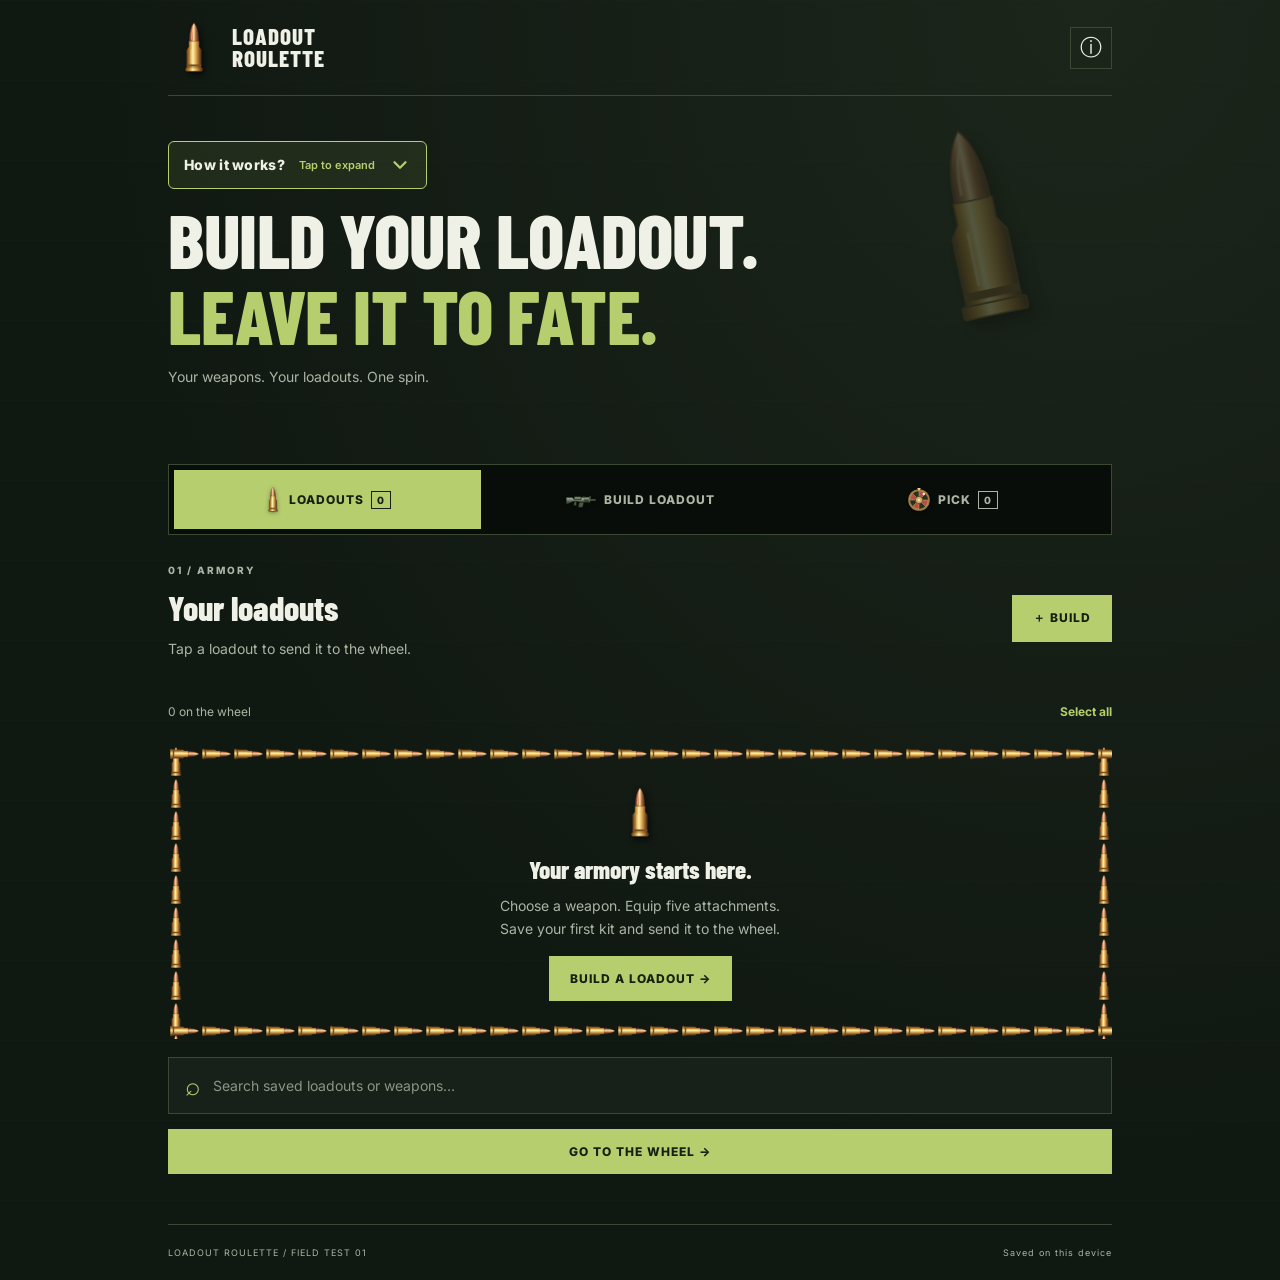
<file: index.html>
<!doctype html><html lang="en"><head><meta charset="utf-8"><meta name="viewport" content="width=device-width,initial-scale=1"><meta http-equiv="refresh" content="0;url=./docs/"><title>Loadout Roulette</title><script>location.replace(new URL("./docs/",location.href).href);</script></head><body><a href="./docs/">Open Loadout Roulette</a></body></html>
</file>
<file: docs/style.css>
@import url('https://fonts.googleapis.com/css2?family=Barlow+Condensed:wght@600;700;800;900&family=Inter:wght@400;500;600;700;800&display=swap');
.bullet-mark{display:grid;place-items:center;width:52px;height:58px;flex-shrink:0}.bullet-mark img{width:48px;height:54px}.empty .bullet-mark{margin:0 auto 15px}.wheel-center img{width:76%;height:82%;object-fit:contain}.hero-bullet{position:absolute;width:180px;height:210px;right:24px;top:0;transform:rotate(-12deg)}.weapon{display:flex;align-items:center;gap:14px;min-width:0}.weapon-thumbnail{width:110px;flex:0 0 110px}.weapon-copy{min-width:0;display:block}.weapon-copy strong{overflow-wrap:anywhere}.weapon-picture{width:100%;aspect-ratio:1520/540;position:relative;overflow:hidden;background:#0a100b;border-radius:3px}.weapon-picture img,.card-art .weapon-picture img{position:absolute;width:126.3158%;max-width:none;height:200%;left:-13.1579%;top:-37.037%;object-fit:fill}.card-art{height:auto;min-height:100px;padding:8px 0}.card-art .weapon-picture{max-width:500px}#draftArt .weapon-picture{max-width:420px}.custom-kit-photo,.card-art img.custom-kit-photo{position:static;width:100%;height:150px;max-height:180px;object-fit:contain}.weapon-picture:after{content:'';position:absolute;inset:0;box-shadow:inset 0 0 18px #0007;pointer-events:none}@media(max-width:650px){.weapons{grid-template-columns:1fr}.weapon-thumbnail{width:124px;flex-basis:124px}.weapon{gap:15px}.weapon-copy strong{font-size:24px}.weapon-picture img,.card-art .weapon-picture img{height:200%}.card-art{min-height:110px}.hero-bullet{right:32px}}@media(max-width:360px){.weapon-thumbnail{width:95px;flex-basis:95px}.weapon-copy strong{font-size:21px}}
.attachment-search{margin-top:16px}.apex-reference{margin-top:18px;padding:13px;border:1px solid #dfbd7940}.apex-reference summary{cursor:pointer;font-size:11px;color:var(--gold);line-height:1.6}.slot-options{max-height:430px;overflow-y:auto;overscroll-behavior:contain}.attachment span:first-child{overflow-wrap:anywhere}
:root{color-scheme:dark;--bg:#101812;--panel:#1c271e;--line:#3b4834;--green:#b6ce6e;--text:#f0f1e6;--muted:#acb5a3;--gold:#dfbd79}*{box-sizing:border-box}body{margin:0;background:radial-gradient(ellipse at 85% 0,#35412b55,transparent 65%),repeating-linear-gradient(0deg,transparent 0 79px,#9bb77406 80px),var(--bg);color:var(--text);font-family:Inter,Arial,sans-serif;font-size:14px}button,input{font:inherit}button{cursor:pointer}button:disabled{cursor:not-allowed;opacity:.42}button,a,input,summary{outline-offset:5px}button:focus-visible,a:focus-visible,input:focus-visible,summary:focus-visible{outline:2px solid var(--green)}button{color:inherit}a{color:var(--green)}[hidden]{display:none!important}.shell{max-width:1000px;margin:auto;padding:0 28px}header{height:96px;border-bottom:1px solid var(--line);display:flex;align-items:center;justify-content:space-between}.brand{display:flex;gap:12px;align-items:center;font-family:'Barlow Condensed',Impact,sans-serif;font-size:23px;font-weight:800;line-height:.92;letter-spacing:1px;color:var(--text);text-decoration:none}.crosshair{border:1px solid var(--green);color:var(--green);font:42px Arial;width:50px;height:50px;text-align:center;line-height:48px}.square{border:1px solid var(--line);background:transparent;width:42px;height:42px;font-size:22px}.hero{padding:45px 0 34px;position:relative;overflow:hidden}.eyebrow{font-size:10px;font-weight:800;letter-spacing:2px;color:var(--muted);line-height:1.8}.live{display:inline-block;width:6px;height:6px;background:var(--green);margin-right:7px;box-shadow:0 0 10px var(--green)}h1,h2,h3{font-family:'Barlow Condensed',Impact,'Arial Narrow',sans-serif;line-height:1;margin:12px 0;font-weight:800}h1{font-size:clamp(46px,7vw,76px);letter-spacing:-.5px;position:relative;z-index:1}em{font-style:normal;color:var(--green)}h2{font-size:34px}h3{font-size:25px}p{color:var(--muted);line-height:1.65;margin:8px 0 16px}.hero-art{position:absolute;right:20px;top:25px;width:270px;height:230px;opacity:.25}.reticle{border:1px solid var(--green);border-radius:50%;height:180px;width:180px;position:absolute;right:20px;top:15px;background:linear-gradient(transparent 49.7%,var(--green) 50%,transparent 50.3%),linear-gradient(90deg,transparent 49.7%,var(--green) 50%,transparent 50.3%)}.reticle:after{content:'';position:absolute;inset:40px;border:1px dashed var(--green);border-radius:50%}.coordinates{position:absolute;right:0;bottom:0;font-size:10px;letter-spacing:4px}.ammo{position:absolute;bottom:25px;left:0;font-size:35px;color:var(--gold);transform:rotate(-45deg)}.intel{border-left:3px solid var(--gold);background:#d8b7710a;padding:13px 17px;display:flex;align-items:center;gap:14px;font-size:11px;line-height:1.6}.intel strong{color:var(--gold);white-space:nowrap;font-size:10px;letter-spacing:1px}.intel span{color:var(--muted)}.intel button{margin-left:auto;background:none;border:0;color:var(--gold);white-space:nowrap;font-size:11px}.tabs{display:flex;gap:5px;background:#080d09;border:1px solid var(--line);padding:5px;margin:26px 0}.tabs button{flex:1;padding:16px 7px;border:0;background:transparent;font-weight:800;color:var(--muted);text-transform:uppercase;font-size:12px;letter-spacing:1px}.tabs button.active{background:var(--green);color:#192012}.tabs span{padding:2px 5px;font-size:10px;border:1px solid currentColor;margin-left:5px}.section-head{display:flex;justify-content:space-between;align-items:center;gap:16px;margin:26px 0 18px}.primary,.secondary{padding:14px 20px;font-weight:800;border:1px solid var(--green);background:var(--green);color:#182010;font-size:12px;text-transform:uppercase;letter-spacing:1px}.secondary{background:transparent;color:var(--text);border-color:var(--line)}.wide{width:100%;margin-top:15px}.search{display:flex;align-items:center;gap:12px;padding:12px 16px;background:#172019;border:1px solid var(--line)}.search span{font-size:26px;color:var(--green)}input[type=search]{width:100%;background:none;border:0;color:var(--text);padding:7px 0;outline:none}input::placeholder{color:#8b9685}.toolbar{display:flex;justify-content:space-between;align-items:center;margin:17px 0;color:var(--muted);font-size:12px}.text-button{border:0;background:none;color:var(--green);padding:10px 0;font-weight:700;font-size:12px}.cards{display:grid;grid-template-columns:1fr 1fr;gap:14px}.loadout-card{border:1px solid var(--line);background:var(--panel);position:relative}.loadout-card.selected{border-color:var(--green)}.card-select{width:100%;padding:18px;border:0;background:none;text-align:left}.card-top{display:flex;justify-content:space-between;gap:12px;align-items:center}.check{height:24px;width:24px;border:1px solid var(--line);display:grid;place-items:center;color:var(--green)}.selected .check{background:var(--green);color:var(--bg)}.card-name{font:700 27px 'Barlow Condensed',Impact,sans-serif;margin:5px 0;overflow-wrap:anywhere}.card-art{height:80px;display:flex;align-items:center;justify-content:center;background:radial-gradient(ellipse,#6f835322,transparent)}.gun-svg{width:100%;max-width:320px;height:80px;color:#adbba0;filter:drop-shadow(0 8px 8px #0008)}.card-art img{width:100%;height:90px;object-fit:cover}.kit-list{display:grid;gap:5px;margin-top:13px}.kit-item{display:flex;justify-content:space-between;gap:12px;font-size:11px;line-height:1.6}.kit-item span{color:var(--muted)}.kit-item strong{font-weight:500;text-align:right;overflow-wrap:anywhere}.card-actions{display:flex;gap:18px;padding:0 18px 12px}.tag{font-size:9px;font-weight:800;letter-spacing:1px;color:var(--gold);margin-top:8px}.empty{position:relative;padding:38px 28px;text-align:center;border:0;grid-column:1/-1;background-image:url("bullet-horizontal.svg"),url("bullet-horizontal.svg"),url("bullet.svg"),url("bullet.svg");background-size:32px 16px,32px 16px,16px 32px,16px 32px;background-position:left top,left bottom,left top,right top;background-repeat:repeat-x,repeat-x,repeat-y,repeat-y}.empty .crosshair{margin:0 auto 15px}.category{border:1px solid var(--line);margin:10px 0;background:#1c271d}.category summary{cursor:pointer;padding:17px;font-size:12px;font-weight:800;letter-spacing:1px}.category summary small{color:var(--muted);font-weight:400;margin-left:10px}.weapons{display:grid;grid-template-columns:1fr 1fr;gap:8px;padding:0 12px 12px}.weapon{padding:14px;background:#121b14;border:1px solid #31412f;text-align:left}.weapon strong{font:700 23px 'Barlow Condensed',Impact,sans-serif}.weapon small{display:block;font-size:10px;color:var(--muted);margin-top:6px}.weapon:hover{border-color:var(--green)}.bench-head{display:flex;align-items:center;justify-content:space-between;gap:15px;border-bottom:1px solid var(--line);padding:20px 0}.builder-nav{display:flex;margin:18px 0;gap:8px}.builder-nav button{flex:1;background:transparent;border:1px solid var(--line);padding:13px}.builder-nav .active{color:var(--green);border-color:var(--green)}.bench-grid{display:grid;grid-template-columns:1fr 1fr;gap:20px}.demo-control{padding:14px;background:#dfbd7909;border:1px solid #dfbd7940;font-size:12px}.demo-control label{display:flex;gap:9px;align-items:center}.demo-control p{font-size:11px;margin:8px 0 0}.slot{margin:10px 0;border:1px solid var(--line)}.slot summary{padding:16px;cursor:pointer;font-weight:700;display:grid;grid-template-columns:minmax(0,1fr) 6ch 1ch;align-items:center;column-gap:12px}.slot summary>span{text-align:right;font-variant-numeric:tabular-nums;white-space:nowrap}.slot summary:after{content:'＋';color:var(--green)}.slot[open] summary:after{content:'−'}.slot-options{padding:0 10px 10px}.attachment{display:flex;align-items:center;justify-content:space-between;gap:8px;width:100%;padding:13px;margin:6px 0;border:1px solid var(--line);background:#18231a;text-align:left;font-size:12px}.attachment.chosen{border-color:var(--green);color:var(--green)}.attachment small{display:block;font-size:9px;color:var(--gold);margin-top:5px}.draft-card{padding:20px;background:#1f2b20;border:1px solid var(--line);align-self:start}.draft-row{padding:12px 0;border-bottom:1px solid var(--line);display:flex;gap:12px;justify-content:space-between;font-size:12px;line-height:1.6}.draft-row small{display:block;color:var(--muted)}.remove{border:0;background:transparent;color:var(--muted);font-size:20px}.field{display:block;margin-top:18px;font-size:12px;font-weight:700}.field small{color:var(--muted);font-weight:400}.field input{display:block;width:100%;background:#111a13;color:var(--text);border:1px solid var(--line);padding:12px;margin-top:8px;min-width:0}.small{font-size:11px;line-height:1.7}.centered{text-align:center}.pick-head{text-align:center;margin:36px auto 20px}.pick-head h2{font-size:clamp(36px,6vw,52px)}.wheel-stage{position:relative;max-width:500px;margin:25px auto}.wheel-wrap{position:relative;aspect-ratio:1;margin:18px;border:10px solid #34412d;border-radius:50%;box-shadow:0 0 0 2px var(--gold),0 0 0 13px #18211a,0 14px 40px #0008}.wheel-wrap:before{content:'';position:absolute;inset:-20px;border:1px dashed #677351;border-radius:50%;pointer-events:none}canvas{width:100%;height:100%;display:block;border-radius:50%}.pointer{position:absolute;top:-19px;left:50%;transform:translateX(-50%);width:28px;height:38px;background:var(--gold);clip-path:polygon(0 0,100% 0,50% 100%);z-index:2;filter:drop-shadow(0 2px 2px #000)}.wheel-center{position:absolute;inset:40%;background:#101a11;border:4px solid var(--gold);border-radius:50%;display:grid;place-items:center;color:var(--green);font-size:42px;box-shadow:0 0 20px #0008}.stage-label{display:block;text-align:center;font-size:9px;letter-spacing:3px;color:var(--muted);margin-top:28px}.spin-button{display:block;max-width:500px;width:100%;margin:24px auto 8px;padding:20px;font-size:18px;font-family:'Barlow Condensed',Impact,sans-serif;letter-spacing:2px}#resetWheel{display:block;max-width:500px;margin:12px auto}#winner{max-width:600px;margin:30px auto;border:1px solid var(--green);padding:24px;background:#283421;text-align:center}#winner .kit-list{text-align:left}#winner h3{font-size:36px}#lineup{max-width:600px;margin:25px auto;border:1px solid var(--line);padding:16px}#lineup summary{cursor:pointer;font-size:12px;font-weight:700}.lineup-row{display:flex;align-items:center;gap:10px;padding:12px 0;border-bottom:1px solid var(--line);font-size:12px}.lineup-row button{margin-left:auto}.lineup-number{color:var(--green);font-family:monospace}footer{display:flex;justify-content:space-between;gap:20px;border-top:1px solid var(--line);margin-top:50px;padding:22px 0;font-size:9px;letter-spacing:1px;color:var(--muted)}dialog{max-width:540px;width:calc(100% - 32px);padding:24px;background:#1b261d;color:var(--text);border:1px solid var(--line);max-height:85vh}dialog::backdrop{background:#000b}.backup{display:flex;gap:10px}.backup label{cursor:pointer}#toast{position:fixed;bottom:25px;left:50%;transform:translateX(-50%);background:var(--green);color:#152010;padding:14px 22px;max-width:90vw;z-index:10;font-weight:700;font-size:12px}#draftArt{display:grid;place-items:center;margin:10px 0}.sample-warning{color:var(--gold);font-size:11px}.builder-nav{display:none}input[type=checkbox]{accent-color:var(--green)}@media(max-width:650px){.shell{padding:0 18px}header{height:80px}.hero{padding:28px 0 22px}.hero-art{right:-70px;opacity:.15}.hero p{font-size:12px}.eyebrow{font-size:9px;letter-spacing:1.5px}.intel{display:block;padding:12px}.intel span{display:block;margin-top:5px}.intel button{padding:6px 0}.tabs{margin:20px 0}.tabs button{font-size:10px;padding:14px 4px;letter-spacing:.5px}.section-head h2{font-size:30px}.section-head p{font-size:12px}.cards{grid-template-columns:1fr}.bench-grid{display:block}.builder-nav{display:flex}.draft-card{margin-top:16px}.mobile-attachments #draftPanel{display:none}.mobile-review #attachmentsPanel{display:none}.weapon strong{font-size:21px}.weapon{padding:12px}.wheel-stage{margin:25px -2px}.wheel-center{font-size:32px}footer{font-size:8px;letter-spacing:.4px}.primary{padding:14px}.kit-item{font-size:12px}h1{font-size:48px}}@media(prefers-reduced-motion:reduce){*{scroll-behavior:auto!important}}

/* Keep the complete base weapon in view while hiding the source card labels. */
.weapon-picture{aspect-ratio:1920/550}.weapon-picture img,.card-art .weapon-picture img{width:100%;height:196.3637%;left:0;top:-32.7273%}.weapon-picture.sidearm{aspect-ratio:1040/540}.weapon-picture.sidearm img,.card-art .weapon-picture.sidearm img{width:184.6154%;height:200%;left:-42.3077%;top:-35.1852%}.card-art{height:auto;min-height:100px}.custom-kit-photo,.card-art img.custom-kit-photo{position:static;max-width:100%;height:150px;max-height:180px;object-fit:contain}

/* Consistent image-and-name cards for every weapon class. */
.weapons{grid-template-columns:repeat(2,minmax(0,1fr));gap:12px}
.weapons .weapon{display:flex;flex-direction:column;align-items:center;justify-content:flex-start;gap:10px;min-width:0;padding:14px;text-align:center}
.weapons .weapon-thumbnail{display:flex;align-items:center;justify-content:center;width:100%;aspect-ratio:1520/540;flex:0 0 auto}
.weapons .weapon-thumbnail .weapon-picture{width:100%}
.weapons .weapon-thumbnail .weapon-picture.sidearm{width:64%;margin-inline:auto}
.weapons .weapon-copy{display:flex;align-items:center;justify-content:center;width:100%;min-width:0;min-height:2.3em;font-size:24px}
.weapons .weapon-copy strong{display:block;width:100%;font-size:24px;line-height:1.15;overflow-wrap:normal;word-break:normal;writing-mode:horizontal-tb}
@media(max-width:650px){.weapons{grid-template-columns:minmax(0,1fr)}.weapons .weapon{padding:14px 16px;gap:8px}.weapons .weapon-copy{min-height:1.15em}.weapons .weapon-copy strong{font-size:26px}}

.hero .hero-intro{position:relative;z-index:1;max-width:640px;font-size:14px;letter-spacing:.3px;line-height:1.65;color:var(--green)}

.hero-intro summary{cursor:pointer;width:fit-content;max-width:100%;font-weight:800;min-height:48px;display:flex;align-items:center;gap:14px;padding:11px 15px;border:1px solid var(--green);border-radius:6px;background:#b6ce6e18;color:var(--text);list-style:none;transition:background .18s}.hero-intro summary::-webkit-details-marker{display:none}.hero-intro summary::marker{content:''}.hero-intro summary:hover{background:#b6ce6e2b}.how-toggle-hint{font-size:11px;font-weight:600;color:var(--green);letter-spacing:0}.how-toggle-hint::before{content:'Tap to expand'}.hero-intro[open] .how-toggle-hint::before{content:'Tap to close'}.how-chevron{flex-shrink:0;color:var(--green);transition:transform .18s}.hero-intro[open] .how-chevron{transform:rotate(180deg)}.hero-art{pointer-events:none}.how-it-works-text{padding:4px 0 12px}

.bullet-mark img{filter:drop-shadow(2px 3px 3px #0009)}.hero-bullet{filter:drop-shadow(8px 10px 7px #000a)}

/* Compact illustrated navigation icons. */
.tabs button{display:flex;align-items:center;justify-content:center;gap:7px;white-space:nowrap}.tabs .tab-icon{display:block;width:24px;height:24px;object-fit:contain;flex-shrink:0;filter:drop-shadow(0 1px 2px #0006)}.tabs .tab-rifle{width:32px}.tabs .tab-bullet{width:17px;height:27px}.tabs span{margin-left:0}@media(max-width:480px){.tabs button{font-size:10px;letter-spacing:.3px;padding:14px 3px;gap:4px}.tabs .tab-icon{width:20px;height:20px}.tabs .tab-rifle{width:26px}.tabs .tab-bullet{width:14px;height:23px}.tabs span{padding:2px 3px;font-size:9px}}

.saved-search{margin-top:18px}
</file>
